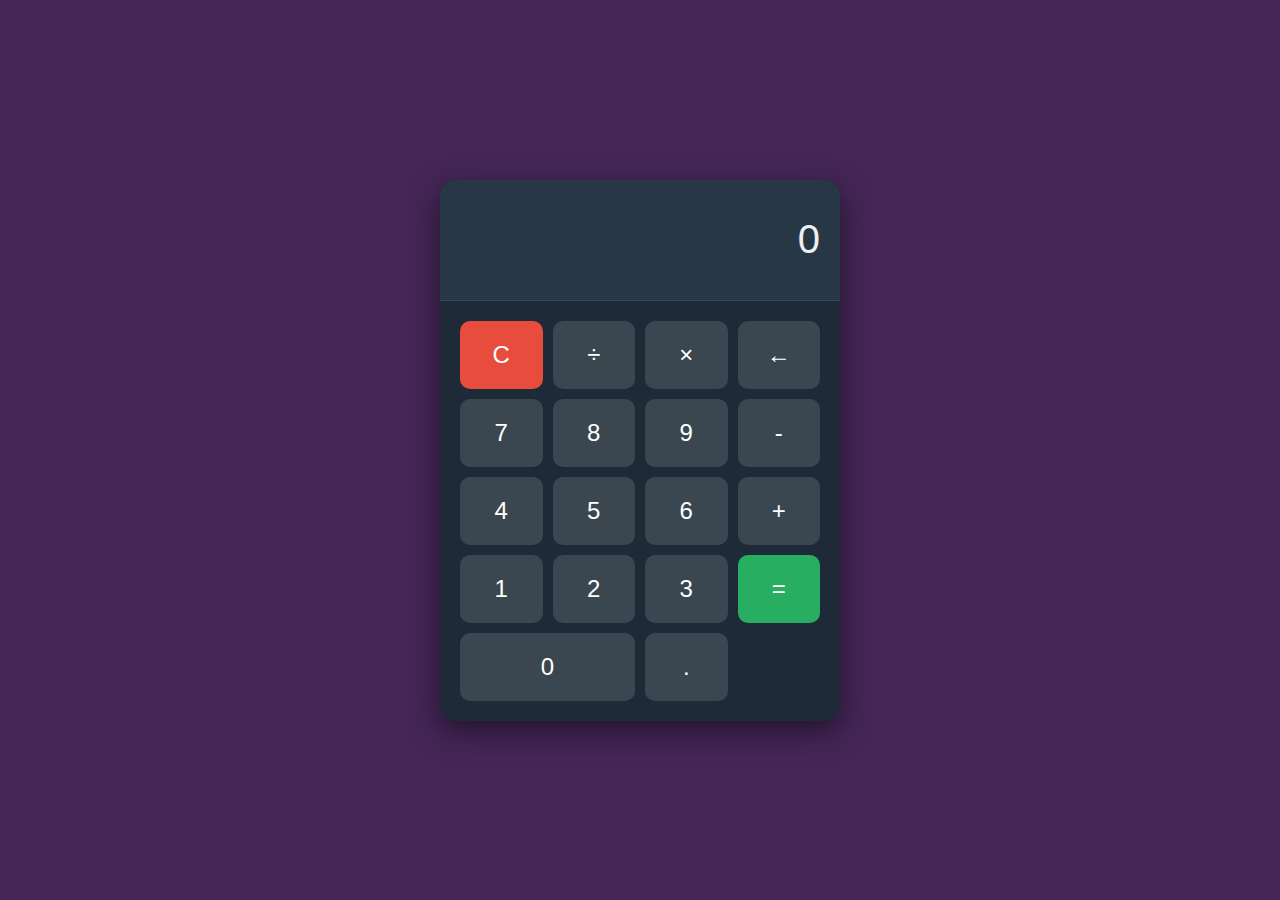
<file: Calculator/index.html>
<!DOCTYPE html>
<html lang="en">

<head>
    <meta charset="UTF-8">
    <meta name="viewport" content="width=device-width, initial-scale=1.0">
    <title>Stylish Responsive Calculator</title>
    <link rel="stylesheet" href="styles.css">
</head>

<body>
    <div class="calculator-container">
        <div class="calculator">
            <div class="display" id="display">0</div>
            <div class="buttons">
                <button class="btn clear" data-value="C">C</button>
                <button class="btn" data-value="/">÷</button>
                <button class="btn" data-value="*">×</button>
                <button class="btn" data-value="←">←</button>

                <button class="btn" data-value="7">7</button>
                <button class="btn" data-value="8">8</button>
                <button class="btn" data-value="9">9</button>
                <button class="btn" data-value="-">-</button>

                <button class="btn" data-value="4">4</button>
                <button class="btn" data-value="5">5</button>
                <button class="btn" data-value="6">6</button>
                <button class="btn" data-value="+">+</button>

                <button class="btn" data-value="1">1</button>
                <button class="btn" data-value="2">2</button>
                <button class="btn" data-value="3">3</button>
                <button class="btn operator equal" data-value="=">=</button>

                <button class="btn" data-value="0" style="grid-column: span 2;">0</button>
                <button class="btn" data-value=".">.</button>
            </div>
        </div>
    </div>

    <script src="script.js"></script>
</body>

</html>
</file>
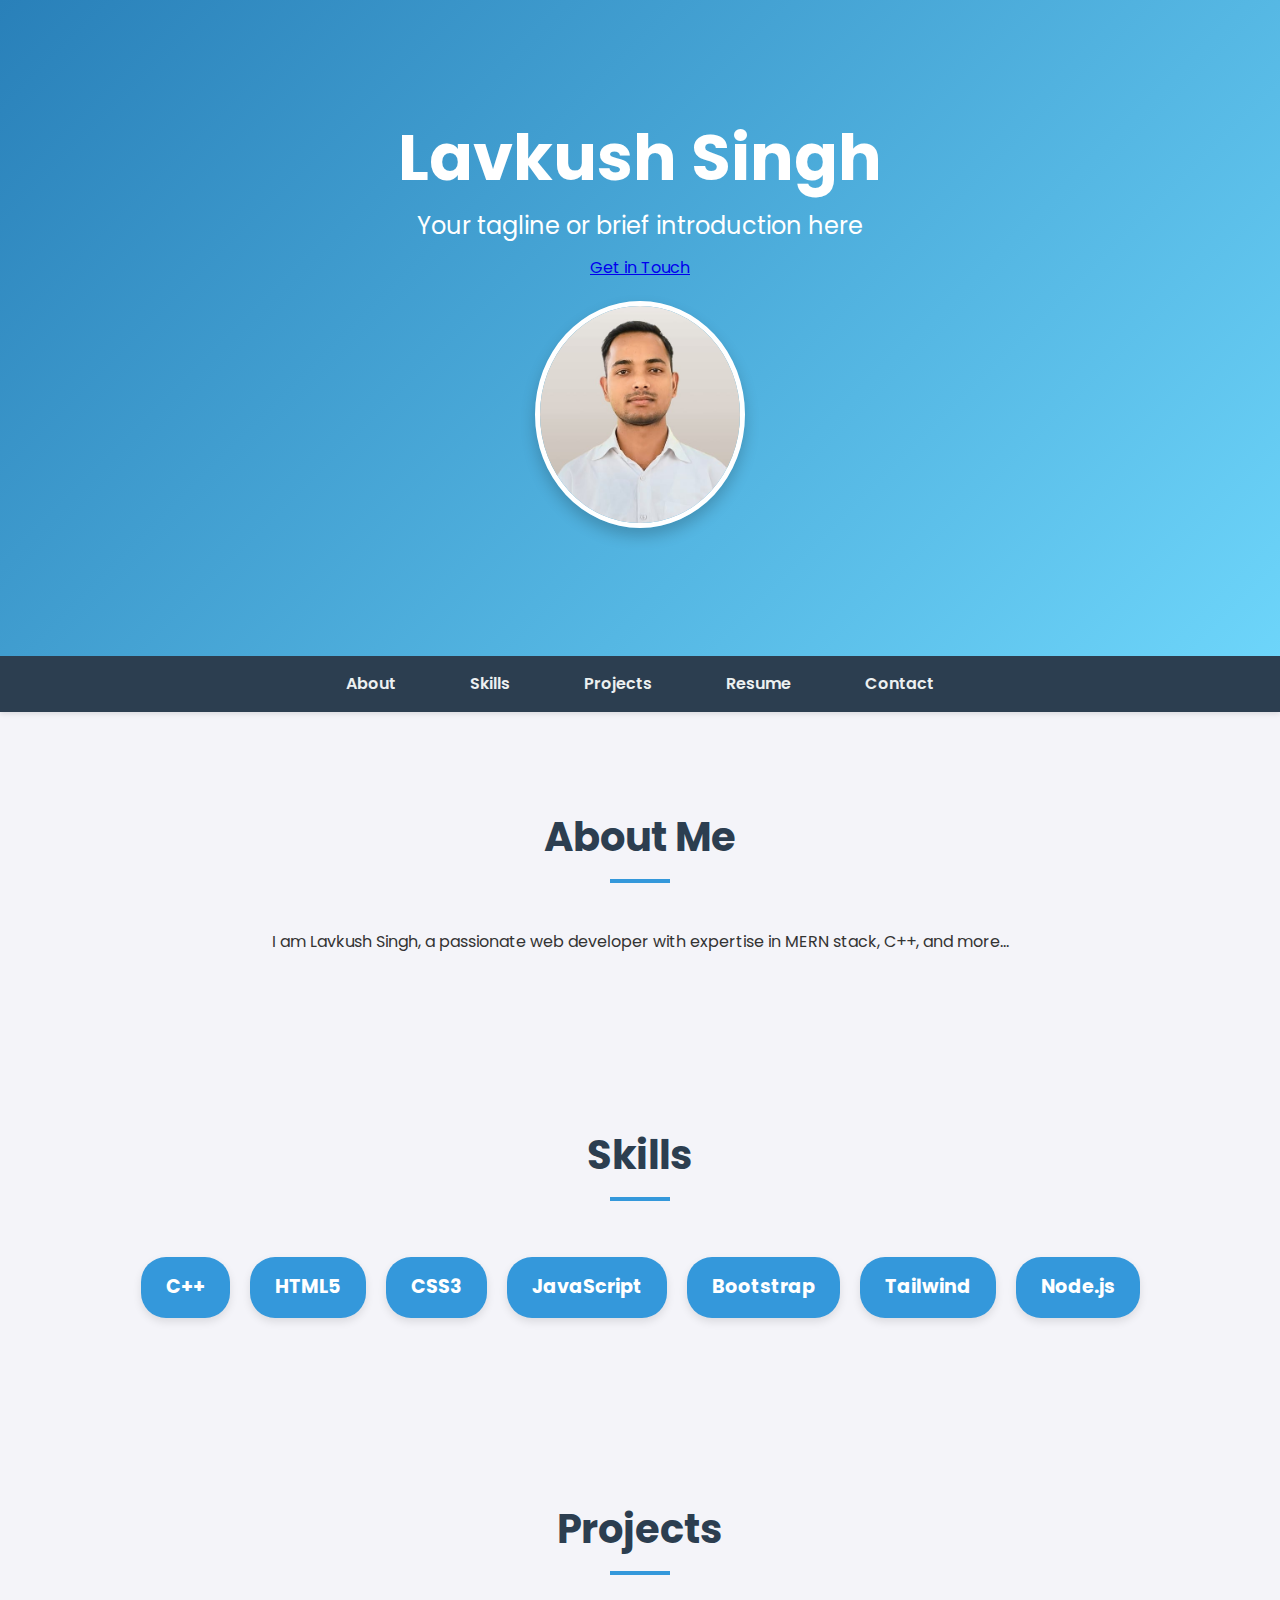
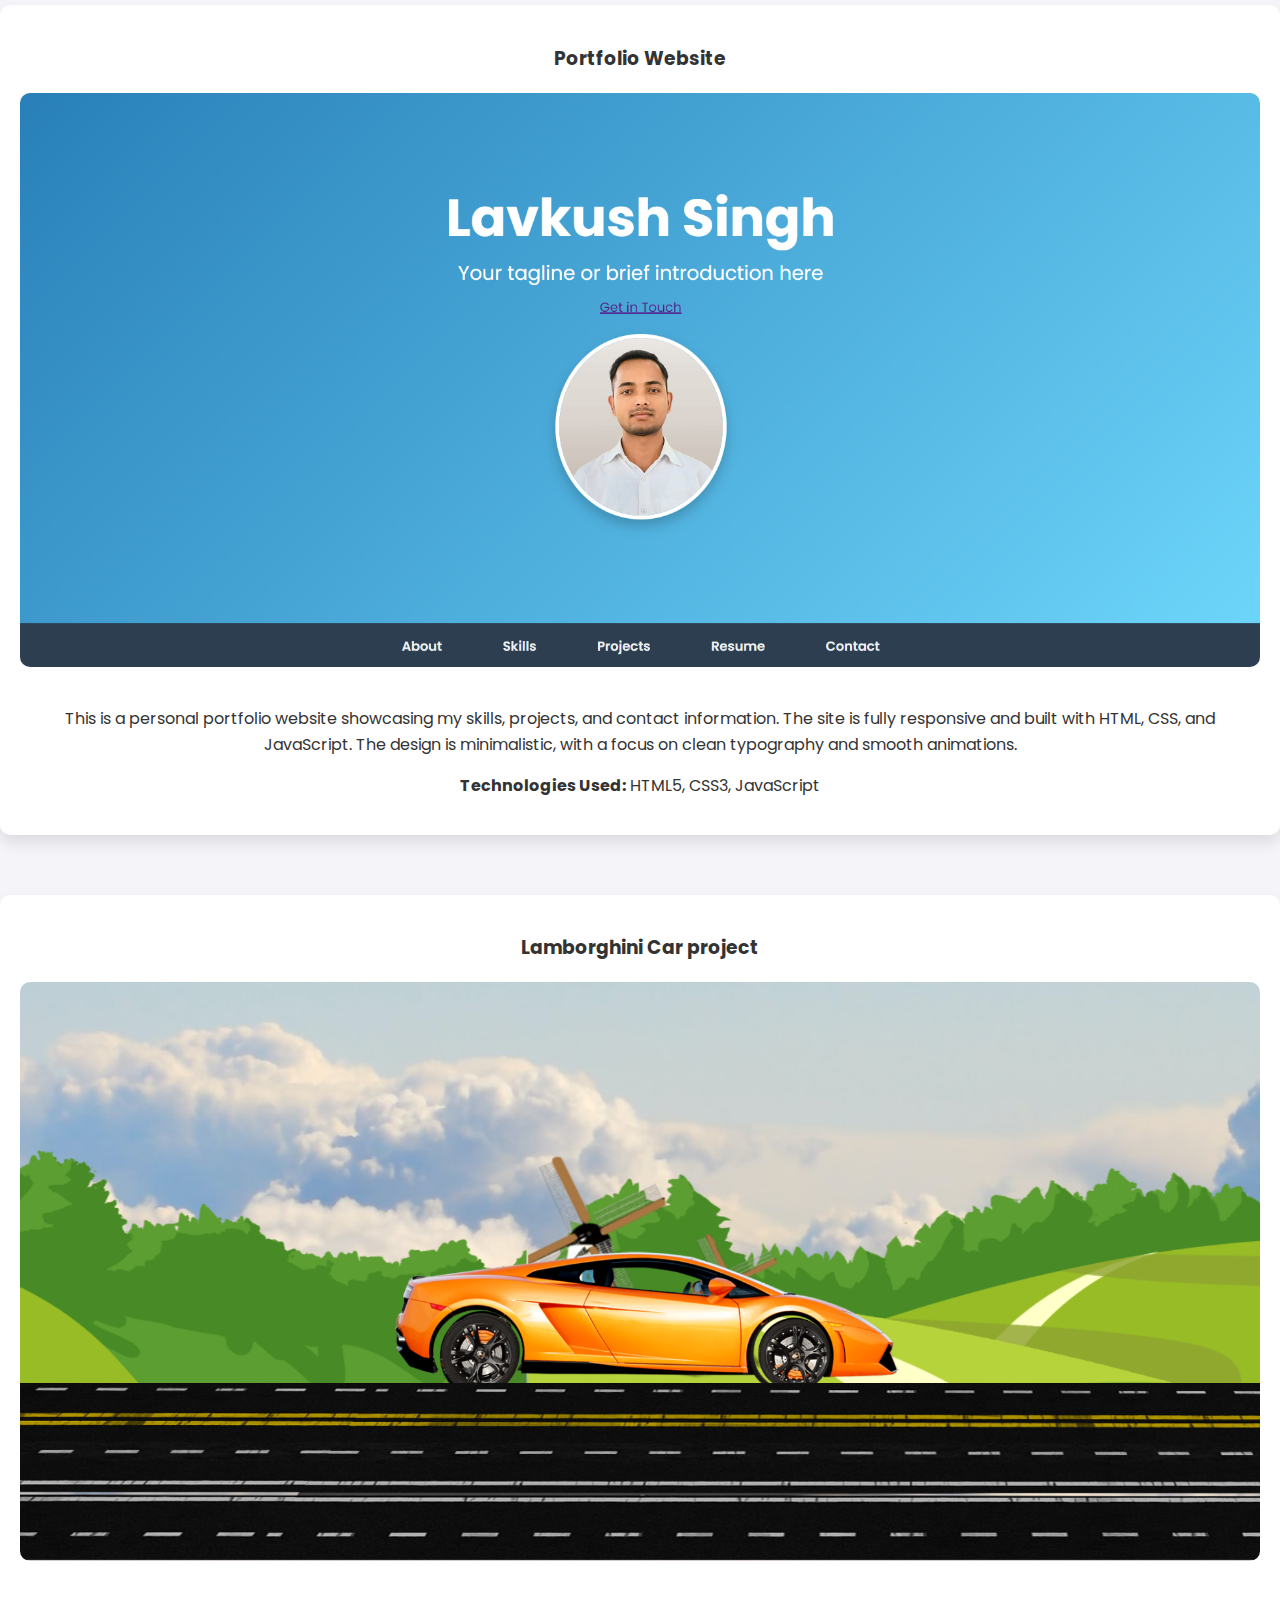
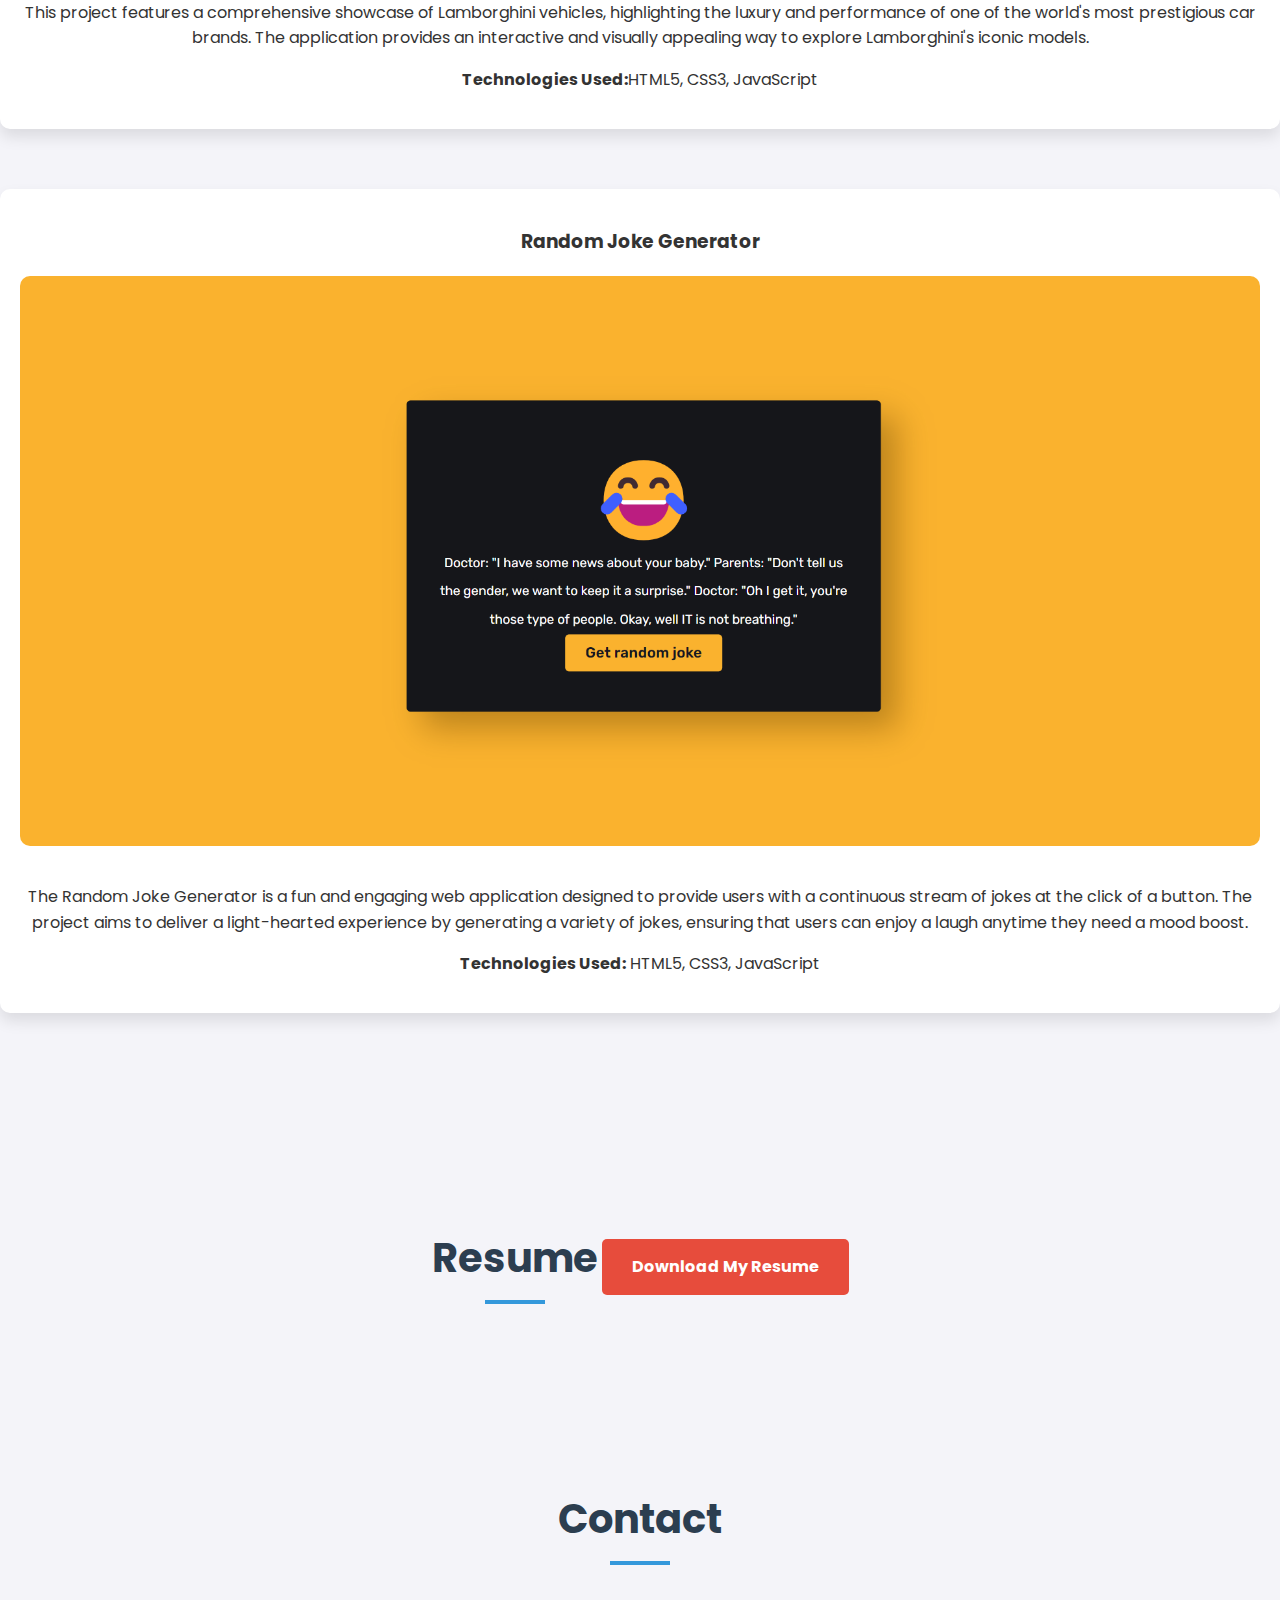
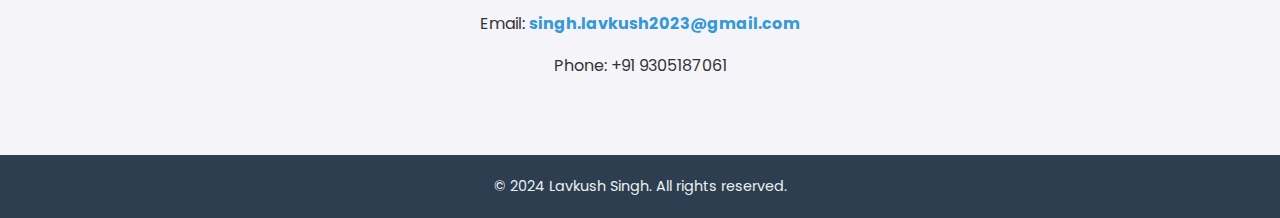
<file: Portfolio/portfolio.html>
<!DOCTYPE html>
<html lang="en">

<head>
    <meta charset="UTF-8">
    <meta name="viewport" content="width=device-width, initial-scale=1.0">
    <title>Lavkush Singh | Portfolio</title>
    <link rel="stylesheet" href="./css/style.css">
    <link href="https://fonts.googleapis.com/css2?family=Poppins:wght@300;400;600;700&display=swap" rel="stylesheet">
</head>

<body>
    <header>
        <div class="container header-content">
            <div class="header-text">
                <h1>Lavkush Singh</h1>
                <p>Your tagline or brief introduction here</p>
                <a href="#contact" class="btn">Get in Touch</a>
            </div>
            <div class="header-image">
                <img src="./img/lavkush.jpg" alt="Lavkush Singh">
            </div>
        </div>
    </header>

    <nav>
        <ul>
            <li><a href="#about">About</a></li>
            <li><a href="#skills">Skills</a></li>
            <li><a href="#projects">Projects</a></li>
            <li><a href="#resume">Resume</a></li>
            <li><a href="#contact">Contact</a></li>
        </ul>
    </nav>

    <section id="about" class="container">
        <h2>About Me</h2>
        <p>I am Lavkush Singh, a passionate web developer with expertise in MERN stack, C++, and more...</p>
    </section>

    <section id="skills" class="container">
        <h2>Skills</h2>
        <ul class="skills-list">
            <li>C++</li>
            <li>HTML5</li>
            <li>CSS3</li>
            <li>JavaScript</li>
            <li>Bootstrap</li>
            <li>Tailwind</li>
            <li>Node.js</li>
            <!-- Add more skills as needed -->
        </ul>
    </section>

    <section id="projects" class="container">
        <h2>Projects</h2>

        <div class="project">
            <h3>Portfolio Website</h3>
            <img src="./img/portfolio.png" alt="Portfolio Website">
            <p>
                This is a personal portfolio website showcasing my skills, projects, and contact information. The site
                is fully responsive and built with HTML, CSS, and JavaScript. The design is minimalistic, with a focus
                on clean typography and smooth animations.
            </p>
            <p><strong>Technologies Used:</strong> HTML5, CSS3, JavaScript</p>
        </div>

        <div class="project">
            <h3>Lamborghini Car project</h3>
            <img src="./img/car.png" alt="Lamborghini Car project">
            <p>
                This project features a comprehensive showcase of Lamborghini vehicles, highlighting the luxury and performance of one
                of the world's most prestigious car brands. The application provides an interactive and visually appealing way to
                explore Lamborghini's iconic models.
            </p>
            <p><strong>Technologies Used:</strong>HTML5, CSS3, JavaScript</p>
        </div>

        <div class="project">
            <h3>Random Joke Generator</h3>
            <img src="./img/joke.png" alt="Random Joke Generator">
            <p>
            The Random Joke Generator is a fun and engaging web application designed to provide users with a continuous stream of
            jokes at the click of a button. The project aims to deliver a light-hearted experience by generating a variety of jokes,
            ensuring that users can enjoy a laugh anytime they need a mood boost.
            </p>
            <p><strong>Technologies Used:</strong> HTML5, CSS3, JavaScript</p>
        </div>

        <!-- Add more projects as needed -->
    </section>

    <section id="resume" class="container">
        <h2>Resume</h2>
        <a href="./img/resume.pdf" download class="btn">Download My Resume</a>
    </section>

    <section id="contact" class="container">
        <h2>Contact</h2>
        <p>Email: <a href="mailto:youremail@example.com">singh.lavkush2023@gmail.com</a></p>
        <p>Phone: +91 9305187061</p>
    </section>

    <footer>
        <div class="container">
            <p>&copy; 2024 Lavkush Singh. All rights reserved.</p>
        </div>
    </footer>
</body>

</html>
</file>
<file: Calculator/styles.css>
body {
    display: flex;
    justify-content: center;
    align-items: center;
    height: 100vh;
    margin: 0;
    background: hwb(278 15% 66%);
    font-family: 'Roboto', sans-serif;
    color: white;
}

.calculator-container {
    width: 100%;
    max-width: 400px;
    padding: 20px;
}

.calculator {
    background-color: #1e2a38;
    border-radius: 15px;
    box-shadow: 0 10px 30px rgba(0, 0, 0, 0.5);
    overflow: hidden;
}

.display {
    background-color: #273746;
    color: #ecf0f1;
    font-size: 2.5em;
    padding: 20px;
    text-align: right;
    border-bottom: 1px solid #3a4750;
    min-height: 80px;
    display: flex;
    align-items: center;
    justify-content: flex-end;
    word-wrap: break-word;
    word-break: break-all;
}

.buttons {
    display: grid;
    grid-template-columns: repeat(4, 1fr);
    gap: 10px;
    padding: 20px;
}

.btn {
    background-color: #3a4750;
    border: none;
    padding: 20px;
    font-size: 1.5em;
    cursor: pointer;
    border-radius: 10px;
    transition: background-color 0.3s ease, transform 0.1s ease;
    color: white;
}

.btn:active {
    transform: scale(0.95);
}

.btn:hover {
    background-color: #4b5967;
}

.operator {
    background-color: #f39c12;
}

.operator:hover {
    background-color: #f5b041;
}

.clear {
    background-color: #e74c3c;
    color: white;
}

.clear:hover {
    background-color: #eb6d60;
}

.equal {
    background-color: #27ae60;
}

.equal:hover {
    background-color: #2ecc71;
}

@media (max-width: 400px) {
    .btn {
        padding: 15px;
        font-size: 1.2em;
    }

    .display {
        font-size: 2em;
    }
}
</file>
<file: Portfolio/css/style.css>
/* General Styles */
body {
    font-family: 'Poppins', sans-serif;
    margin: 0;
    padding: 0;
    color: #333;
    background-color: #f4f4f9;
    line-height: 1.6;
}

/* Header Styles */
header {
    background: linear-gradient(135deg, #2980b9, #6dd5fa);
    padding: 120px 0;
    color: #fff;
    text-align: center;
    position: relative;
    overflow: hidden;
}

.header-content {
    display: flex;
    align-items: center;
    justify-content: center;
    flex-direction: column;
}

.header-text {
    max-width: 80%;
    margin-bottom: 20px;
}

.header-text h1 {
    font-size: 4em;
    margin: 0;
    font-weight: 700;
    line-height: 1.2;
}

.header-text p {
    font-size: 1.5em;
    margin: 10px 0;
}

.header-image img {
    max-width: 200px;
    border-radius: 50%;
    border: 5px solid #fff;
    box-shadow: 0 8px 15px rgba(0, 0, 0, 0.2);
    animation: bounceIn 1s ease-out;
}

@keyframes bounceIn {
    0% {
        opacity: 0;
        transform: scale(0.3);
    }

    50% {
        opacity: 1;
        transform: scale(1.1);
    }

    100% {
        transform: scale(1);
    }
}

/* Navigation Styles */
nav {
    background-color: #2c3e50;
    padding: 15px 0;
    box-shadow: 0 2px 5px rgba(0, 0, 0, 0.1);
}

nav ul {
    list-style-type: none;
    margin: 0;
    padding: 0;
    text-align: center;
}

nav ul li {
    display: inline-block;
    margin: 0 15px;
}

nav ul li a {
    color: #ecf0f1;
    text-decoration: none;
    font-weight: 600;
    transition: color 0.3s, background-color 0.3s;
    padding: 10px 20px;
    border-radius: 5px;
}

nav ul li a:hover {
    color: #fff;
    background-color: #3498db;
}

/* Section Styles */
section {
    padding: 60px 0;
    text-align: center;
    position: relative;
    overflow: hidden;
}

section h2 {
    font-size: 2.5em;
    margin-bottom: 20px;
    color: #2c3e50;
    position: relative;
    display: inline-block;
    padding-bottom: 10px;
}

section h2::after {
    content: '';
    width: 60px;
    height: 4px;
    background: #3498db;
    display: block;
    margin: 10px auto 0;
}

/* Skills Section */
#skills ul.skills-list {
    list-style-type: none;
    padding: 0;
    display: flex;
    flex-wrap: wrap;
    justify-content: center;
}

#skills ul.skills-list li {
    background-color: #3498db;
    color: #fff;
    margin: 10px;
    padding: 15px 25px;
    border-radius: 25px;
    font-size: 1.2em;
    font-weight: bold;
    box-shadow: 0 4px 8px rgba(0, 0, 0, 0.1);
    transition: transform 0.3s ease, background-color 0.3s ease;
}

#skills ul.skills-list li:hover {
    transform: scale(1.1);
    background-color: #2980b9;
}

/* Projects Section */
#projects .project {
    margin-bottom: 60px;
    background-color: #fff;
    padding: 20px;
    box-shadow: 0 8px 15px rgba(0, 0, 0, 0.1);
    border-radius: 10px;
    transition: transform 0.3s ease, box-shadow 0.3s ease;
}

#projects .project:hover {
    transform: translateY(-10px);
    box-shadow: 0 15px 25px rgba(0, 0, 0, 0.2);
}

#projects .project img {
    max-width: 100%;
    border-radius: 10px;
    margin-bottom: 15px;
    transition: transform 0.3s ease;
}

#projects .project img:hover {
    transform: scale(1.05);
}

/* Resume Section */
#resume a {
    display: inline-block;
    background-color: #e74c3c;
    color: #fff;
    padding: 15px 30px;
    text-decoration: none;
    border-radius: 5px;
    font-weight: bold;
    transition: background-color 0.3s, transform 0.3s;
}

#resume a:hover {
    background-color: #c0392b;
    transform: scale(1.05);
}

/* Contact Section */
#contact p a {
    color: #3498db;
    text-decoration: none;
    font-weight: bold;
    transition: color 0.3s;
}

#contact p a:hover {
    color: #2980b9;
}

/* Footer Styles */
footer {
    background-color: #2c3e50;
    color: #ecf0f1;
    padding: 20px 0;
    text-align: center;
    position: relative;
}

footer p {
    margin: 0;
    font-size: 0.9em;
}
</file>
